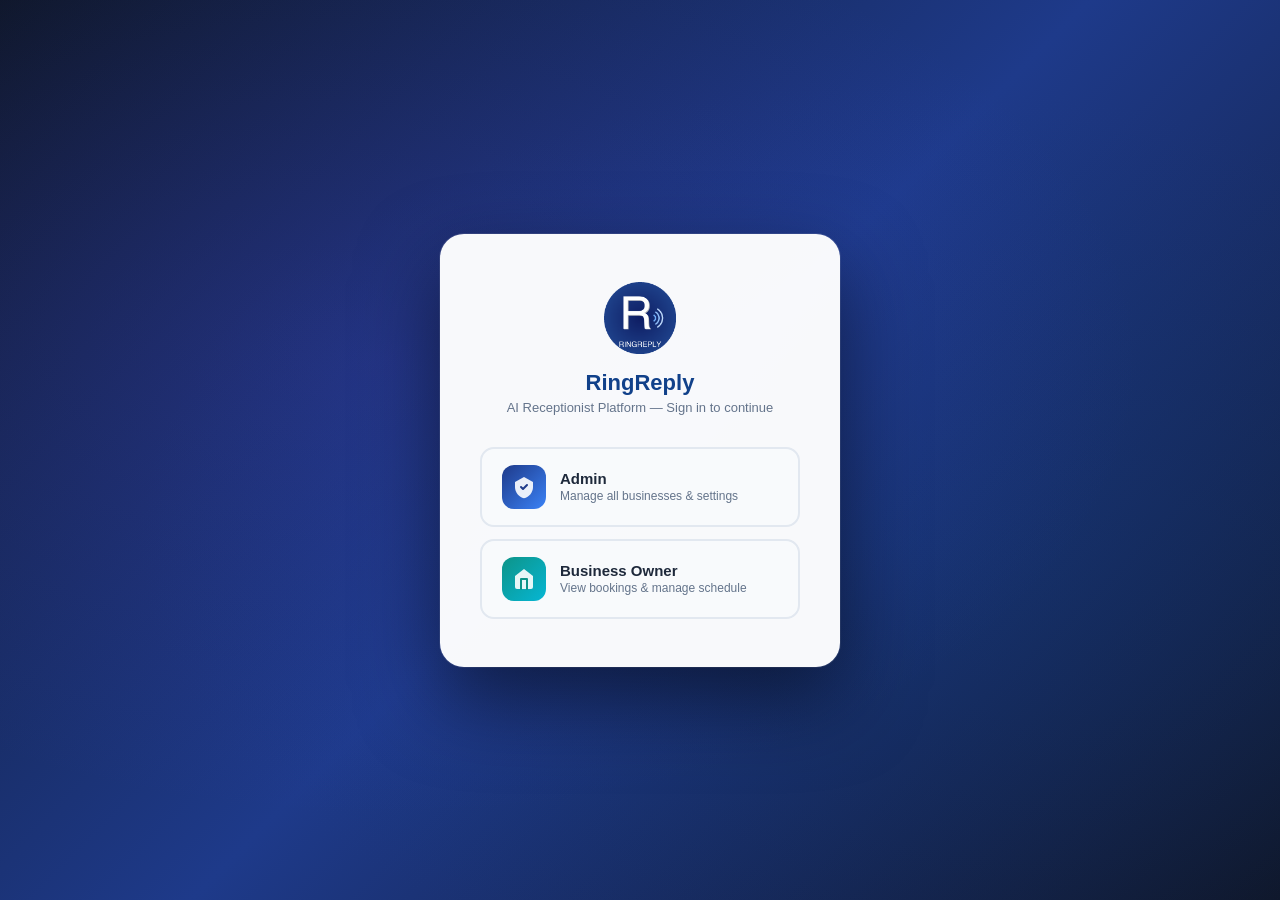
<file: static/dashboard/index.html>
<!doctype html>
<html lang="en">
  <head>
    <meta charset="UTF-8" />
    <link rel="icon" type="image/svg+xml" href="/static/dashboard/favicon.svg" />
    <meta name="viewport" content="width=device-width, initial-scale=1.0" />
    <title>receptionist-admin</title>
    <script type="module" crossorigin src="/static/dashboard/assets/index-B7w-qHe9.js"></script>
    <link rel="stylesheet" crossorigin href="/static/dashboard/assets/index-Cxz4leyv.css">
  </head>
  <body>
    <div id="root"></div>
  </body>
</html>
</file>
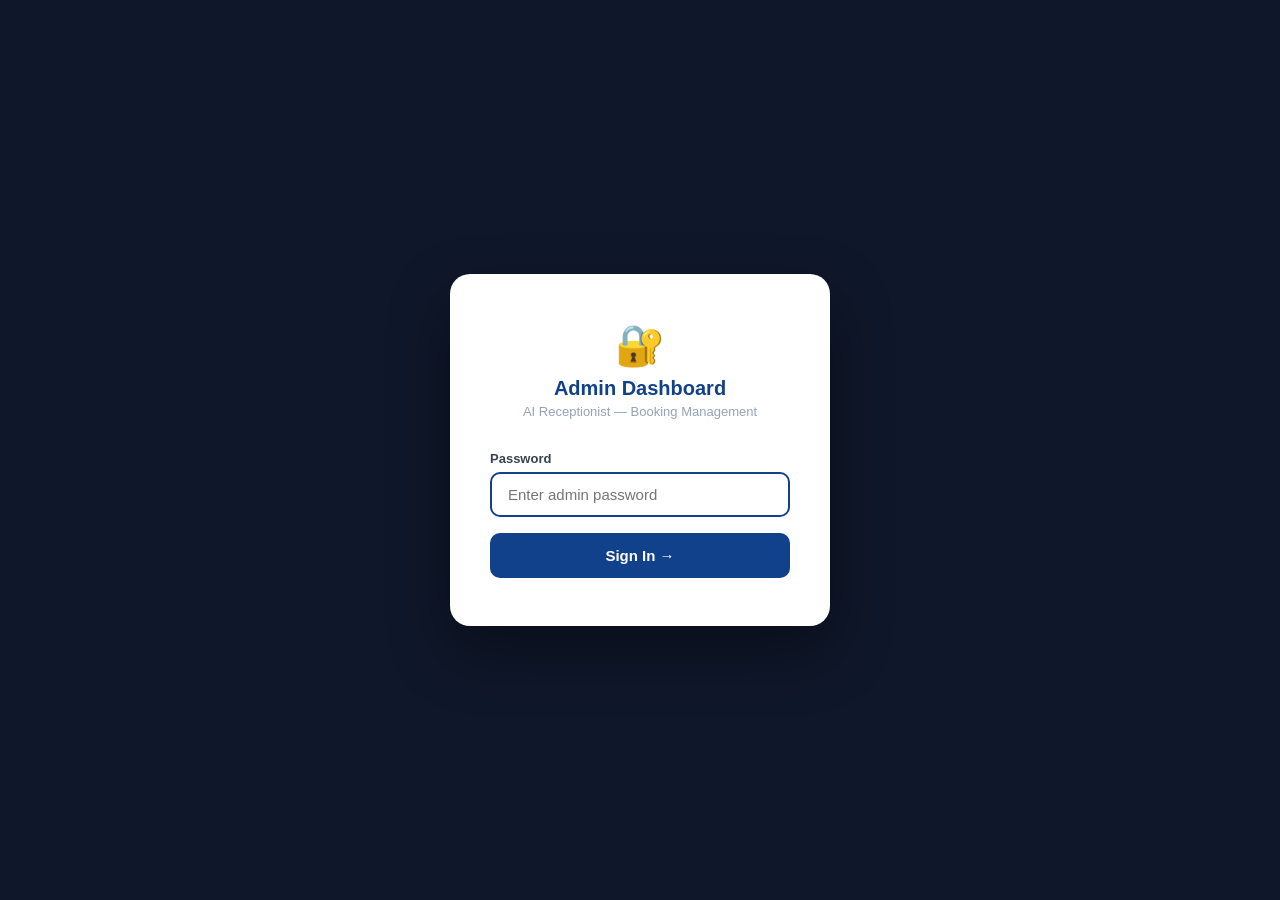
<file: admin_login.html>
<!DOCTYPE html>
<html lang="en">
<head>
  <meta charset="UTF-8">
  <meta name="viewport" content="width=device-width, initial-scale=1.0">
  <title>Admin Login — AI Receptionist</title>
  <style>
    * { margin: 0; padding: 0; box-sizing: border-box; }
    body {
      font-family: -apple-system, BlinkMacSystemFont, 'Segoe UI', sans-serif;
      background: #0f172a;
      min-height: 100vh;
      display: flex;
      align-items: center;
      justify-content: center;
    }
    .card {
      background: white;
      border-radius: 20px;
      padding: 48px 40px;
      width: 380px;
      box-shadow: 0 25px 60px rgba(0,0,0,0.4);
    }
    .logo { font-size: 40px; text-align: center; margin-bottom: 8px; }
    h1 { text-align: center; color: #11418A; font-size: 20px; margin-bottom: 4px; }
    .sub { text-align: center; color: #94a3b8; font-size: 13px; margin-bottom: 32px; }
    label { display: block; font-size: 13px; font-weight: 600; color: #374151; margin-bottom: 6px; }
    input[type=password] {
      width: 100%; padding: 12px 16px;
      border: 2px solid #e5e7eb; border-radius: 10px;
      font-size: 15px; outline: none; transition: border 0.2s;
    }
    input[type=password]:focus { border-color: #11418A; }
    button {
      width: 100%; margin-top: 16px; padding: 14px;
      background: #11418A; color: white;
      border: none; border-radius: 10px;
      font-size: 15px; font-weight: 600; cursor: pointer;
      transition: background 0.2s;
    }
    button:hover { background: #0d3270; }
    .error { color: #dc2626; font-size: 13px; margin-top: 12px; text-align: center; }
  </style>
</head>
<body>
<div class="card">
  <div class="logo">🔐</div>
  <h1>Admin Dashboard</h1>
  <p class="sub">AI Receptionist — Booking Management</p>
  <form method="POST" action="/admin/login">
    <label>Password</label>
    <input type="password" name="password" placeholder="Enter admin password" autofocus required>
    <button type="submit">Sign In →</button>
    <!--ERROR-->
  </form>
</div>
</body>
</html>
</file>
<file: static/dashboard/assets/index-Cxz4leyv.css>
*,:before,:after{box-sizing:border-box;margin:0;padding:0}:root{--blue:#11418a;--blue2:#1a56b0;--blue-light:#e8eef8;--green:#22c55e;--red:#ef4444;--bg:#f0f4f8;--card:#fff;--text:#1e293b;--muted:#64748b;--border:#e2e8f0;--accent:#4f46e5}body{background:var(--bg);color:var(--text);font-family:-apple-system,BlinkMacSystemFont,Segoe UI,sans-serif}.login-page{background:linear-gradient(135deg,#0f172a 0%,#1e3a8a 50%,#0f172a 100%);justify-content:center;align-items:center;min-height:100vh;display:flex;position:relative;overflow:hidden}.login-page:before{content:"";background:radial-gradient(at 30% 40%,#4f46e533 0%,#0000 60%),radial-gradient(at 70% 60%,#11418a4d 0%,#0000 60%);position:absolute;inset:0}.login-card{z-index:1;background:#fffffff7;border-radius:24px;width:400px;padding:48px 40px;position:relative;box-shadow:0 32px 80px #00000080,0 0 0 1px #ffffff1a}.login-logo{justify-content:center;margin-bottom:16px;display:flex}.login-logo img{border-radius:16px;width:72px;height:72px}.login-card h1{text-align:center;color:var(--blue);margin-bottom:4px;font-size:22px;font-weight:800}.login-card>p{text-align:center;color:var(--muted);margin-bottom:32px;font-size:13px}.form-group{margin-bottom:0}.form-group label{color:#374151;text-transform:uppercase;letter-spacing:.4px;margin-bottom:6px;font-size:12px;font-weight:700;display:block}.form-group input{border:2px solid var(--border);background:#f8fafc;border-radius:12px;outline:none;width:100%;padding:13px 16px;font-size:15px;transition:border .2s,box-shadow .2s}.form-group input:focus{border-color:var(--blue);background:#fff;box-shadow:0 0 0 3px #11418a1a}.btn-login{background:linear-gradient(135deg, var(--blue), var(--blue2));color:#fff;cursor:pointer;letter-spacing:.3px;border:none;border-radius:12px;width:100%;margin-top:20px;padding:14px;font-size:15px;font-weight:700;transition:all .2s;box-shadow:0 4px 15px #11418a66}.btn-login:hover:not(:disabled){transform:translateY(-1px);box-shadow:0 6px 20px #11418a80}.btn-login:disabled{opacity:.6;cursor:not-allowed;transform:none}.error-msg{color:var(--red);text-align:center;margin-top:12px;font-size:13px;font-weight:500}.choice-grid{flex-direction:column;gap:12px;margin-top:24px;display:flex}.choice-btn{border:2px solid var(--border);cursor:pointer;text-align:left;background:#f8fafc;border-radius:14px;align-items:center;gap:14px;width:100%;padding:16px 20px;transition:all .2s;display:flex}.choice-btn:hover{border-color:var(--blue);background:var(--blue-light);transform:translateY(-1px);box-shadow:0 4px 12px #11418a1a}.choice-btn-icon{border-radius:12px;flex-shrink:0;justify-content:center;align-items:center;width:44px;height:44px;font-size:20px;display:flex}.choice-btn-text h3{color:var(--text);font-size:15px;font-weight:700}.choice-btn-text p{color:var(--muted);margin-top:2px;font-size:12px}.app{min-height:100vh;display:flex}.sidebar{background:linear-gradient(#0f1e3d 0%,#11418a 100%);flex-direction:column;flex-shrink:0;width:260px;height:100vh;display:flex;position:sticky;top:0;box-shadow:4px 0 20px #00000026}.sidebar-header{border-bottom:1px solid #ffffff14;align-items:center;gap:12px;padding:24px 20px 20px;display:flex}.sidebar-header img{border-radius:10px;flex-shrink:0;width:42px;height:42px}.sidebar-header-text h1{color:#fff;letter-spacing:.3px;font-size:15px;font-weight:800}.sidebar-header-text p{color:#ffffff73;margin-top:2px;font-size:11px}.sidebar-label{letter-spacing:1.5px;color:#ffffff4d;text-transform:uppercase;padding:16px 20px 8px;font-size:10px;font-weight:700}.biz-list{flex:1;padding:4px 10px;overflow-y:auto}.biz-item{cursor:pointer;color:#ffffffa6;text-align:left;background:0 0;border:none;border-radius:10px;align-items:center;gap:10px;width:100%;margin-bottom:2px;padding:10px 12px;font-size:13.5px;font-weight:500;transition:all .15s;display:flex}.biz-item:hover{color:#fff;background:#ffffff14}.biz-item.active{color:#fff;background:#ffffff26;font-weight:600;box-shadow:inset 3px 0 #fff6}.biz-dot{background:var(--green);border-radius:50%;flex-shrink:0;width:7px;height:7px;box-shadow:0 0 6px #22c55e99}.biz-dot.gold{background:#fbbf24;box-shadow:0 0 6px #fbbf2499}.sidebar-footer{border-top:1px solid #ffffff14;padding:14px 10px}.logout-btn{text-align:center;color:#fff9;cursor:pointer;background:#ffffff14;border:none;border-radius:10px;width:100%;padding:10px;font-size:13px;transition:all .15s;display:block}.logout-btn:hover{color:#fca5a5;background:#ef444433}.biz-add{margin-top:8px;color:#ffffffb3!important;background:#ffffff0a!important;border:1.5px dashed #ffffff59!important}.biz-add:hover{color:#fff!important;background:#ffffff1f!important;border-color:#ffffffb3!important}.biz-add-icon{justify-content:center;align-items:center;width:8px;font-size:17px;line-height:1;display:flex}.main{flex-direction:column;flex:1;display:flex;overflow:hidden}.topbar{border-bottom:1px solid var(--border);z-index:10;background:#fff;justify-content:space-between;align-items:center;padding:16px 28px;display:flex;position:sticky;top:0;box-shadow:0 1px 8px #0000000f}.topbar-title h2{font-size:18px;font-weight:800}.topbar-title p{color:var(--muted);margin-top:2px;font-size:13px}.live-badge{color:#166534;background:#dcfce7;border-radius:20px;align-items:center;gap:6px;padding:5px 12px;font-size:11px;font-weight:700;display:flex}.live-dot{background:var(--green);border-radius:50%;width:7px;height:7px;animation:2s infinite blink}@keyframes blink{0%,to{opacity:1}50%{opacity:.3}}.content{flex:1;padding:24px 28px;overflow-y:auto}.stats-grid{grid-template-columns:repeat(4,1fr);gap:16px;margin-bottom:24px;display:grid}.stat-card{background:var(--card);border:1px solid var(--border);border-radius:16px;padding:22px 24px;transition:transform .15s,box-shadow .15s;box-shadow:0 1px 4px #0000000a}.stat-card:hover{transform:translateY(-2px);box-shadow:0 8px 24px #00000014}.stat-label{color:var(--muted);text-transform:uppercase;letter-spacing:.6px;font-size:11px;font-weight:700}.stat-value{color:var(--blue);margin:8px 0 2px;font-size:36px;font-weight:900}.stat-sub{color:var(--muted);font-size:12px}.filters{background:var(--card);border:1px solid var(--border);border-radius:14px;flex-wrap:wrap;align-items:center;gap:10px;margin-bottom:16px;padding:14px 18px;display:flex;box-shadow:0 1px 4px #0000000a}.filters input,.filters select{border:1.5px solid var(--border);color:var(--text);background:#f8fafc;border-radius:10px;outline:none;padding:9px 13px;font-size:13px;transition:border .2s,box-shadow .2s}.filters input:focus,.filters select:focus{border-color:var(--blue);background:#fff;box-shadow:0 0 0 3px #11418a14}.filters input{flex:1;min-width:200px}.btn-refresh{background:var(--blue);color:#fff;cursor:pointer;border:none;border-radius:10px;margin-left:auto;padding:9px 18px;font-size:13px;font-weight:600;transition:all .2s}.btn-refresh:hover{background:var(--blue2);transform:translateY(-1px)}.table-wrap{background:var(--card);border:1px solid var(--border);border-radius:16px;overflow:hidden;box-shadow:0 1px 4px #0000000a}table{border-collapse:collapse;width:100%}thead th{text-align:left;color:var(--muted);text-transform:uppercase;letter-spacing:.6px;border-bottom:1px solid var(--border);white-space:nowrap;background:#f8fafc;padding:12px 16px;font-size:11px;font-weight:700}tbody tr{transition:background .1s}tbody tr:hover{background:#f8fafc}tbody td{border-bottom:1px solid var(--border);padding:13px 16px;font-size:13px}tbody tr:last-child td{border-bottom:none}.badge{text-transform:uppercase;border-radius:20px;padding:4px 10px;font-size:11px;font-weight:700;display:inline-block}.confirmed{color:#166534;background:#dcfce7}.cancelled{color:#991b1b;background:#fee2e2}.rescheduled{color:#92400e;background:#fef3c7}.btn-cancel{color:var(--red);cursor:pointer;background:#fff1f2;border:1.5px solid #fecaca;border-radius:8px;padding:5px 12px;font-size:12px;font-weight:600;transition:all .15s}.btn-cancel:hover{background:var(--red);color:#fff;border-color:var(--red)}.btn-cancel:disabled{opacity:.35;cursor:not-allowed}.empty-state{text-align:center;color:var(--muted);padding:56px 0;font-size:14px}.empty-state .icon{margin-bottom:12px;font-size:40px}@media (width<=900px){.stats-grid{grid-template-columns:repeat(2,1fr)}}@media (width<=640px){.sidebar{display:none}.content{padding:16px}}.modal-overlay{-webkit-backdrop-filter:blur(4px);backdrop-filter:blur(4px);z-index:1000;background:#0009;justify-content:center;align-items:center;padding:20px;display:flex;position:fixed;inset:0}.modal-card{background:#fff;border-radius:24px;width:100%;max-width:860px;max-height:90vh;overflow-y:auto;box-shadow:0 40px 100px #0006}.modal-header{z-index:1;border-bottom:1px solid var(--border);background:#fff;border-radius:24px 24px 0 0;justify-content:space-between;align-items:flex-start;padding:28px 32px 20px;display:flex;position:sticky;top:0}.modal-header h2{color:var(--text);font-size:18px;font-weight:800}.modal-header p{color:var(--muted);margin-top:3px;font-size:13px}.modal-close{cursor:pointer;width:34px;height:34px;color:var(--muted);background:#f1f5f9;border:none;border-radius:10px;flex-shrink:0;font-size:14px;transition:all .15s}.modal-close:hover{color:var(--red);background:#fee2e2}.modal-error{color:#b91c1c;background:#fff1f2;border:1px solid #fecaca;border-radius:10px;margin:16px 32px 0;padding:12px 16px;font-size:13px;font-weight:500}.modal-grid{grid-template-columns:1fr 1fr;gap:0 32px;padding:24px 32px;display:grid}.modal-col{flex-direction:column;gap:18px;display:flex}.modal-footer{border-top:1px solid var(--border);background:#fff;border-radius:0 0 24px 24px;justify-content:flex-end;gap:12px;padding:20px 32px;display:flex;position:sticky;bottom:0}.btn-modal-cancel{color:var(--muted);cursor:pointer;background:#f1f5f9;border:none;border-radius:10px;padding:11px 22px;font-size:14px;font-weight:600;transition:background .15s}.btn-modal-cancel:hover{color:var(--text);background:#e2e8f0}.services-list{flex-direction:column;gap:8px;margin-bottom:8px;display:flex}.service-row{align-items:center;gap:8px;display:flex}.btn-remove-service{width:32px;height:38px;color:var(--red);cursor:pointer;background:#fff1f2;border:1.5px solid #fecaca;border-radius:8px;flex-shrink:0;font-size:12px;transition:all .15s}.btn-remove-service:hover{background:var(--red);color:#fff;border-color:var(--red)}.btn-add-service{background:var(--blue-light);color:var(--blue);cursor:pointer;border:1.5px solid #c3d4ef;border-radius:8px;align-self:flex-start;padding:7px 14px;font-size:13px;font-weight:600;transition:all .15s}.btn-add-service:hover{background:var(--blue);color:#fff;border-color:var(--blue)}.field-hint{color:var(--muted);margin-top:4px;font-size:11px}.optional-tag{color:var(--muted);margin-left:4px;font-size:11px;font-weight:400}@media (width<=680px){.modal-grid{grid-template-columns:1fr}.modal-card{border-radius:16px}}.schedule-manager{max-width:860px}.schedule-tabs{gap:6px;margin-bottom:20px;display:flex}.schedule-tab{background:var(--card);border:1.5px solid var(--border);color:var(--muted);cursor:pointer;border-radius:10px;padding:9px 22px;font-size:13px;font-weight:600;transition:all .15s}.schedule-tab:hover{border-color:var(--blue);color:var(--blue)}.schedule-tab.active{background:var(--blue);border-color:var(--blue);color:#fff;box-shadow:0 4px 12px #11418a4d}.sched-card{background:var(--card);border:1px solid var(--border);border-radius:18px;padding:28px 32px;box-shadow:0 1px 4px #0000000a}.sched-title{color:var(--text);margin-bottom:4px;font-size:17px;font-weight:800}.schedule-card{background:var(--card);border:1px solid var(--border);border-radius:18px;padding:28px 32px;box-shadow:0 1px 4px #0000000a}.schedule-card-header{margin-bottom:28px}.schedule-card-header h3{color:var(--text);font-size:17px;font-weight:800}.schedule-card-header p{color:var(--muted);margin-top:4px;font-size:13px}.sched-section{flex-direction:column;display:flex}.sched-label{color:#374151;text-transform:uppercase;letter-spacing:.5px;margin-bottom:8px;font-size:11px;font-weight:700}.sched-input{border:1.5px solid var(--border);color:var(--text);background:#f8fafc;border-radius:10px;outline:none;width:100%;padding:10px 13px;font-size:14px;transition:border .2s,box-shadow .2s}.sched-input:focus{border-color:var(--blue);background:#fff;box-shadow:0 0 0 3px #11418a14}.sched-row{flex-wrap:wrap;gap:20px;margin-top:24px;display:flex}.sched-row .sched-section{flex:1;min-width:140px}.day-grid{flex-wrap:wrap;gap:8px;display:flex}.day-chip{border:1.5px solid var(--border);color:var(--muted);cursor:pointer;text-align:center;background:#f8fafc;border-radius:8px;min-width:48px;padding:8px 14px;font-size:13px;font-weight:600;transition:all .15s}.day-chip:hover{border-color:var(--blue);color:var(--blue);background:var(--blue-light)}.day-chip.active{background:var(--blue);border-color:var(--blue);color:#fff;box-shadow:0 2px 8px #11418a4d}.sched-preview{background:var(--blue-light);border-radius:12px;flex-wrap:wrap;align-items:flex-start;gap:6px;max-height:200px;margin-top:20px;padding:14px 16px;display:flex;overflow-y:auto}.sched-preview-label{color:var(--blue);text-transform:uppercase;letter-spacing:.5px;width:100%;margin-bottom:4px;margin-right:4px;font-size:11px;font-weight:700}.sched-slot-chip{color:var(--blue);white-space:nowrap;background:#fff;border:1px solid #c3d4ef;border-radius:20px;padding:3px 10px;font-size:12px;font-weight:600}.sched-preview-count{width:100%;color:var(--muted);margin-top:6px;font-size:11px;font-weight:500}.sched-actions{align-items:center;gap:16px;margin-top:24px;display:flex}.btn-save{background:linear-gradient(135deg, var(--blue), var(--blue2));color:#fff;cursor:pointer;border:none;border-radius:10px;padding:11px 24px;font-size:14px;font-weight:700;transition:all .2s;box-shadow:0 4px 12px #11418a4d}.btn-save:hover:not(:disabled){transform:translateY(-1px);box-shadow:0 6px 16px #11418a66}.btn-save:disabled{opacity:.55;cursor:not-allowed;box-shadow:none;transform:none}.save-msg{font-size:13px;font-weight:600}.save-msg.ok{color:var(--green)}.save-msg.warn{color:#d97706}.leave-form{margin-bottom:24px}.leave-inputs{flex-wrap:wrap;align-items:flex-start;gap:16px;display:flex}.leave-inputs .sched-section:first-child{flex:0 0 180px}.leave-inputs .sched-section:last-child{flex:none}.leaves-count{color:var(--muted);text-transform:uppercase;letter-spacing:.5px;margin-bottom:10px;font-size:11px;font-weight:700}.leave-item{border:1px solid var(--border);background:#f8fafc;border-radius:12px;align-items:center;gap:14px;margin-bottom:8px;padding:14px 16px;transition:all .1s;display:flex}.leave-item:hover{background:var(--blue-light);border-color:#c3d4ef}.leave-icon{flex-shrink:0;font-size:20px}.leave-info{flex:1}.leave-date-text{color:var(--text);font-size:14px;font-weight:600}.leave-reason{color:var(--muted);margin-top:2px;font-size:12px}.btn-del-leave{cursor:pointer;opacity:.5;background:0 0;border:none;border-radius:8px;flex-shrink:0;padding:4px 8px;font-size:17px;transition:all .15s}.btn-del-leave:hover{opacity:1;background:#fee2e2}.leaves-empty{text-align:center;color:var(--muted);flex-direction:column;align-items:center;gap:10px;padding:40px 0;font-size:14px;display:flex}
</file>
